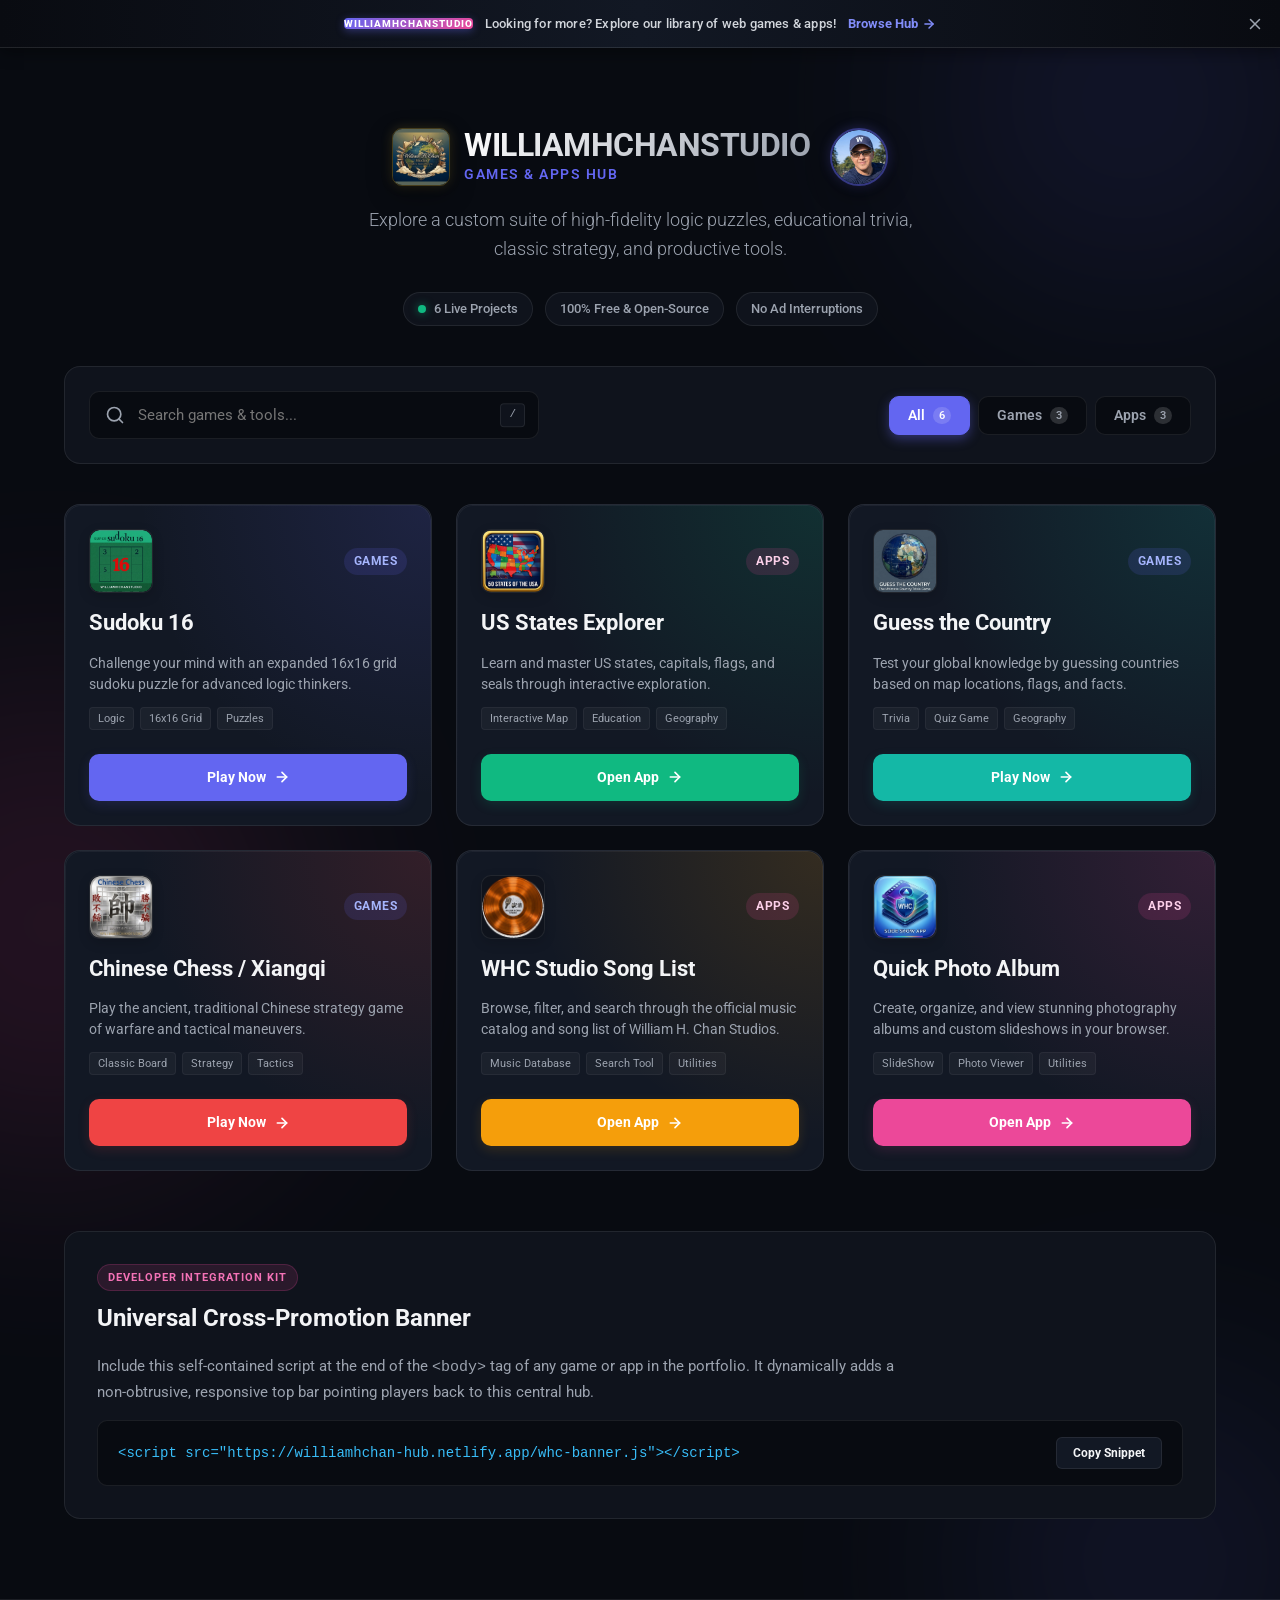
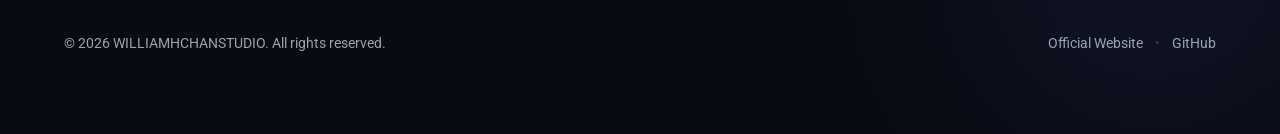
<file: index.html>
<!DOCTYPE html>
<html lang="en">
<head>
  <meta charset="UTF-8">
  <meta name="viewport" content="width=device-width, initial-scale=1.0">
  <title>WILLIAMHCHANSTUDIO | Games & Apps Hub</title>
  
  <!-- SEO Meta Tags -->
  <meta name="description" content="Discover a curated collection of interactive web games, educational apps, and web utilities crafted by WILLIAMHCHANSTUDIO. Play Sudoku 16, US States Explorer, Chinese Chess, Quick Photo Album, and more.">
  <meta name="keywords" content="William H. Chan, WILLIAMHCHANSTUDIO, web games, Sudoku 16, US States Explorer, Guess the Country, Chinese Chess, Xiangqi, Song List, Quick Photo Album, HTML5 games, portfolio">
  <meta name="author" content="William H. Chan">
  <meta name="robots" content="index, follow">

  <!-- Open Graph / Facebook -->
  <meta property="og:type" content="website">
  <meta property="og:url" content="https://williamhchan-hub.netlify.app/">
  <meta property="og:title" content="WILLIAMHCHANSTUDIO | Games & Apps Hub">
  <meta property="og:description" content="Explore a custom portfolio of interactive web games and utilities including Sudoku 16, US States Explorer, Chinese Chess, and more. Clean, fast, and free to play.">
  <meta property="og:image" content="https://williamhchan-hub.netlify.app/assets/brand/og-image.png">
  <meta property="og:image:secure_url" content="https://williamhchan-hub.netlify.app/assets/brand/og-image.png">
  <meta property="og:image:type" content="image/png">
  <meta property="og:image:width" content="1200">
  <meta property="og:image:height" content="630">
  <meta property="og:image:alt" content="WILLIAMHCHANSTUDIO Official Emblem">
  <meta property="og:site_name" content="WILLIAMHCHANSTUDIO">

  <!-- Twitter -->
  <meta property="twitter:card" content="summary_large_image">
  <meta property="twitter:url" content="https://williamhchan-hub.netlify.app/">
  <meta property="twitter:title" content="WILLIAMHCHANSTUDIO | Games & Apps Hub">
  <meta property="twitter:description" content="Explore a custom portfolio of interactive web games and utilities including Sudoku 16, US States Explorer, Chinese Chess, and more. Clean, fast, and free to play.">
  <meta property="twitter:image" content="https://williamhchan-hub.netlify.app/assets/brand/og-image.png">

  <!-- Favicon -->
  <link rel="icon" type="image/png" sizes="64x64" href="assets/brand/favicon.png">

  <!-- Fonts & Icons (Roboto) -->
  <link rel="preconnect" href="https://fonts.googleapis.com">
  <link rel="preconnect" href="https://fonts.gstatic.com" crossorigin>
  <link href="https://fonts.googleapis.com/css2?family=Roboto:ital,wght@0,300;0,400;0,500;0,700;0,900;1,400&display=swap" rel="stylesheet">
  
  <link rel="stylesheet" href="styles.css">
</head>
<body>

  <!-- Background Decorative Orbs -->
  <div class="decor-orb orb-1"></div>
  <div class="decor-orb orb-2"></div>
  <div class="decor-orb orb-3"></div>

  <!-- Header Section -->
  <header class="app-header">
    <div class="container header-content">
      <div class="brand">
        <div class="logo-icon" title="WILLIAMHCHANSTUDIO Emblem">
          <img src="assets/brand/logo.png" alt="William H. Chan Studio Emblem" class="brand-logo-img">
        </div>
        <div class="brand-text">
          <h1>WILLIAMHCHANSTUDIO</h1>
          <span class="sub-logo">Games & Apps Hub</span>
        </div>
        <div class="author-avatar" title="William H. Chan">
          <img src="assets/brand/author-avatar.png" alt="William H. Chan" class="author-avatar-img">
        </div>
      </div>
      
      <p class="tagline">Explore a custom suite of high-fidelity logic puzzles, educational trivia, classic strategy, and productive tools.</p>
      
      <div class="stats-badge-container">
        <span class="stats-badge"><span class="indicator green"></span>6 Live Projects</span>
        <span class="stats-badge">100% Free & Open-Source</span>
        <span class="stats-badge">No Ad Interruptions</span>
      </div>
    </div>
  </header>

  <!-- Main Section -->
  <main class="container main-content">
    
    <!-- Filter and Search Controls -->
    <section class="controls-panel" aria-label="Search and filter controls">
      <div class="search-wrapper">
        <svg class="search-icon" viewBox="0 0 24 24" width="20" height="20" fill="none" stroke="currentColor" stroke-width="2" stroke-linecap="round" stroke-linejoin="round">
          <circle cx="11" cy="11" r="8"></circle>
          <line x1="21" y1="21" x2="16.65" y2="16.65"></line>
        </svg>
        <input type="text" id="search-input" placeholder="Search games & tools..." aria-label="Search games and tools">
        <kbd class="search-kbd" title="Press forward slash to focus search">/</kbd>
      </div>

      <nav class="categories-filter" aria-label="Filter by category">
        <button class="filter-btn active" data-category="all">
          All <span class="badge" id="count-all">6</span>
        </button>
        <button class="filter-btn" data-category="games">
          Games <span class="badge" id="count-games">3</span>
        </button>
        <button class="filter-btn" data-category="apps">
          Apps <span class="badge" id="count-apps">3</span>
        </button>
      </nav>
    </section>

    <!-- Games/Apps Dynamic Grid -->
    <section class="grid-section" aria-label="Featured Games and Apps">
      <div class="grid-container" id="grid-container">
        <!-- Static Fallbacks for SEO & JS Disabled Browsers -->
        <article class="project-card" data-category="games">
          <div class="card-glow" style="background: radial-gradient(circle at top right, rgba(99, 102, 241, 0.15), transparent 60%);"></div>
          <div class="card-header">
            <div class="card-icon-wrapper">
              <img src="assets/portfolio/sudoku-icon.png" alt="Sudoku 16 Icon" class="card-icon-img">
            </div>
            <span class="category-tag tag-games">Games</span>
          </div>
          <div class="card-body">
            <h3>Sudoku 16</h3>
            <p class="description">Challenge your mind with an expanded 16x16 grid sudoku puzzle for advanced logic thinkers.</p>
            <div class="tags-container">
              <span class="feature-tag">Logic</span>
              <span class="feature-tag">16x16 Grid</span>
              <span class="feature-tag">Puzzles</span>
            </div>
          </div>
          <div class="card-footer">
            <a href="https://super-sudoku-16.netlify.app/" target="_blank" rel="noopener noreferrer" class="btn btn-primary">
              Play Now
              <svg viewBox="0 0 24 24" width="16" height="16" fill="none" stroke="currentColor" stroke-width="2.5" stroke-linecap="round" stroke-linejoin="round">
                <line x1="5" y1="12" x2="19" y2="12"></line>
                <polyline points="12 5 19 12 12 19"></polyline>
              </svg>
            </a>
          </div>
        </article>

        <article class="project-card" data-category="apps">
          <div class="card-glow" style="background: radial-gradient(circle at top right, rgba(16, 185, 129, 0.15), transparent 60%);"></div>
          <div class="card-header">
            <div class="card-icon-wrapper">
              <img src="assets/portfolio/us-states-icon.png" alt="US States Explorer Icon" class="card-icon-img">
            </div>
            <span class="category-tag tag-apps">Apps</span>
          </div>
          <div class="card-body">
            <h3>US States Explorer</h3>
            <p class="description">Learn and master US states, capitals, flags, and seals through interactive exploration.</p>
            <div class="tags-container">
              <span class="feature-tag">Interactive Map</span>
              <span class="feature-tag">Education</span>
              <span class="feature-tag">Geography</span>
            </div>
          </div>
          <div class="card-footer">
            <a href="https://game-us-states-explorer.netlify.app/" target="_blank" rel="noopener noreferrer" class="btn btn-primary">
              Open App
              <svg viewBox="0 0 24 24" width="16" height="16" fill="none" stroke="currentColor" stroke-width="2.5" stroke-linecap="round" stroke-linejoin="round">
                <line x1="5" y1="12" x2="19" y2="12"></line>
                <polyline points="12 5 19 12 12 19"></polyline>
              </svg>
            </a>
          </div>
        </article>

        <article class="project-card" data-category="games">
          <div class="card-glow" style="background: radial-gradient(circle at top right, rgba(20, 184, 166, 0.15), transparent 60%);"></div>
          <div class="card-header">
            <div class="card-icon-wrapper">
              <img src="assets/portfolio/guess-country-icon.png" alt="Guess the Country Icon" class="card-icon-img">
            </div>
            <span class="category-tag tag-games">Games</span>
          </div>
          <div class="card-body">
            <h3>Guess the Country</h3>
            <p class="description">Test your global knowledge by guessing countries based on map locations, flags, and facts.</p>
            <div class="tags-container">
              <span class="feature-tag">Trivia</span>
              <span class="feature-tag">Quiz Game</span>
              <span class="feature-tag">Geography</span>
            </div>
          </div>
          <div class="card-footer">
            <a href="https://guess-thecountry.netlify.app/" target="_blank" rel="noopener noreferrer" class="btn btn-primary">
              Play Now
              <svg viewBox="0 0 24 24" width="16" height="16" fill="none" stroke="currentColor" stroke-width="2.5" stroke-linecap="round" stroke-linejoin="round">
                <line x1="5" y1="12" x2="19" y2="12"></line>
                <polyline points="12 5 19 12 12 19"></polyline>
              </svg>
            </a>
          </div>
        </article>

        <article class="project-card" data-category="games">
          <div class="card-glow" style="background: radial-gradient(circle at top right, rgba(239, 68, 68, 0.15), transparent 60%);"></div>
          <div class="card-header">
            <div class="card-icon-wrapper">
              <img src="assets/portfolio/chinese-chess-icon.png" alt="Chinese Chess Icon" class="card-icon-img">
            </div>
            <span class="category-tag tag-games">Games</span>
          </div>
          <div class="card-body">
            <h3>Chinese Chess / Xiangqi</h3>
            <p class="description">Play the ancient, traditional Chinese strategy game of warfare and tactical maneuvers.</p>
            <div class="tags-container">
              <span class="feature-tag">Classic Board</span>
              <span class="feature-tag">Strategy</span>
              <span class="feature-tag">Tactics</span>
            </div>
          </div>
          <div class="card-footer">
            <a href="https://game-chinese-chess.netlify.app/" target="_blank" rel="noopener noreferrer" class="btn btn-primary">
              Play Now
              <svg viewBox="0 0 24 24" width="16" height="16" fill="none" stroke="currentColor" stroke-width="2.5" stroke-linecap="round" stroke-linejoin="round">
                <line x1="5" y1="12" x2="19" y2="12"></line>
                <polyline points="12 5 19 12 12 19"></polyline>
              </svg>
            </a>
          </div>
        </article>

        <article class="project-card" data-category="apps">
          <div class="card-glow" style="background: radial-gradient(circle at top right, rgba(245, 158, 11, 0.15), transparent 60%);"></div>
          <div class="card-header">
            <div class="card-icon-wrapper">
              <img src="assets/portfolio/songlist-icon.png" alt="WHC Studio Song List Icon" class="card-icon-img">
            </div>
            <span class="category-tag tag-apps">Apps</span>
          </div>
          <div class="card-body">
            <h3>WHC Studio Song List</h3>
            <p class="description">Browse, filter, and search through the official music catalog and song list of William H. Chan Studios.</p>
            <div class="tags-container">
              <span class="feature-tag">Music Database</span>
              <span class="feature-tag">Search Tool</span>
              <span class="feature-tag">Utilities</span>
            </div>
          </div>
          <div class="card-footer">
            <a href="https://williamhchanstudiosonglist.netlify.app/" target="_blank" rel="noopener noreferrer" class="btn btn-primary">
              Open App
              <svg viewBox="0 0 24 24" width="16" height="16" fill="none" stroke="currentColor" stroke-width="2.5" stroke-linecap="round" stroke-linejoin="round">
                <line x1="5" y1="12" x2="19" y2="12"></line>
                <polyline points="12 5 19 12 12 19"></polyline>
              </svg>
            </a>
          </div>
        </article>

        <article class="project-card" data-category="apps">
          <div class="card-glow" style="background: radial-gradient(circle at top right, rgba(236, 72, 153, 0.15), transparent 60%);"></div>
          <div class="card-header">
            <div class="card-icon-wrapper">
              <img src="assets/portfolio/slideshow-icon.png" alt="Quick Photo Album Icon" class="card-icon-img">
            </div>
            <span class="category-tag tag-apps">Apps</span>
          </div>
          <div class="card-body">
            <h3>Quick Photo Album</h3>
            <p class="description">Create, organize, and view stunning photography albums and custom slideshows in your browser.</p>
            <div class="tags-container">
              <span class="feature-tag">SlideShow</span>
              <span class="feature-tag">Photo Viewer</span>
              <span class="feature-tag">Utilities</span>
            </div>
          </div>
          <div class="card-footer">
            <a href="https://app-slideshow.netlify.app/" target="_blank" rel="noopener noreferrer" class="btn btn-primary">
              Open App
              <svg viewBox="0 0 24 24" width="16" height="16" fill="none" stroke="currentColor" stroke-width="2.5" stroke-linecap="round" stroke-linejoin="round">
                <line x1="5" y1="12" x2="19" y2="12"></line>
                <polyline points="12 5 19 12 12 19"></polyline>
              </svg>
            </a>
          </div>
        </article>
      </div>

      <!-- No Results State -->
      <div id="no-results" class="no-results-container hidden">
        <svg viewBox="0 0 24 24" width="48" height="48" fill="none" stroke="currentColor" stroke-width="1.5" stroke-linecap="round" stroke-linejoin="round">
          <circle cx="11" cy="11" r="8"></circle>
          <line x1="21" y1="21" x2="16.65" y2="16.65"></line>
          <line x1="8" y1="11" x2="14" y2="11"></line>
        </svg>
        <p>No games or tools found matching "<span id="search-query-display"></span>"</p>
        <button id="clear-search-btn" class="btn btn-secondary">Clear Filter & Search</button>
      </div>
    </section>

    <!-- Cross-Promotion Embed Preview Section -->
    <section class="preview-section" aria-label="Developer Integration Kit">
      <div class="preview-card">
        <div class="preview-card-header">
          <div class="badge-accent">Developer Integration Kit</div>
          <h3>Universal Cross-Promotion Banner</h3>
        </div>
        <p>Include this self-contained script at the end of the <code>&lt;body&gt;</code> tag of any game or app in the portfolio. It dynamically adds a non-obtrusive, responsive top bar pointing players back to this central hub.</p>
        
        <div class="code-box">
          <pre><code>&lt;script src="https://williamhchan-hub.netlify.app/whc-banner.js"&gt;&lt;/script&gt;</code></pre>
          <button id="copy-code-btn" class="copy-btn" aria-label="Copy code snippet">
            <span class="copy-text">Copy Snippet</span>
            <svg class="copy-check-icon hidden" viewBox="0 0 24 24" width="16" height="16" fill="none" stroke="currentColor" stroke-width="3" stroke-linecap="round" stroke-linejoin="round">
              <polyline points="20 6 9 17 4 12"></polyline>
            </svg>
          </button>
        </div>
      </div>
    </section>

  </main>

  <!-- Footer Section -->
  <footer class="app-footer">
    <div class="container footer-content">
      <p>&copy; 2026 WILLIAMHCHANSTUDIO. All rights reserved.</p>
      <div class="footer-links">
        <a href="https://williamhchan.com" target="_blank" rel="noopener noreferrer">Official Website</a>
        <span class="bullet">•</span>
        <a href="https://github.com/williamhchan" target="_blank" rel="noopener noreferrer">GitHub</a>
      </div>
    </div>
  </footer>

  <script src="app.js"></script>
  <!-- Render banner directly inside index.html for testing and self-promotion demonstration -->
  <script src="whc-banner.js"></script>
</body>
</html>
</file>
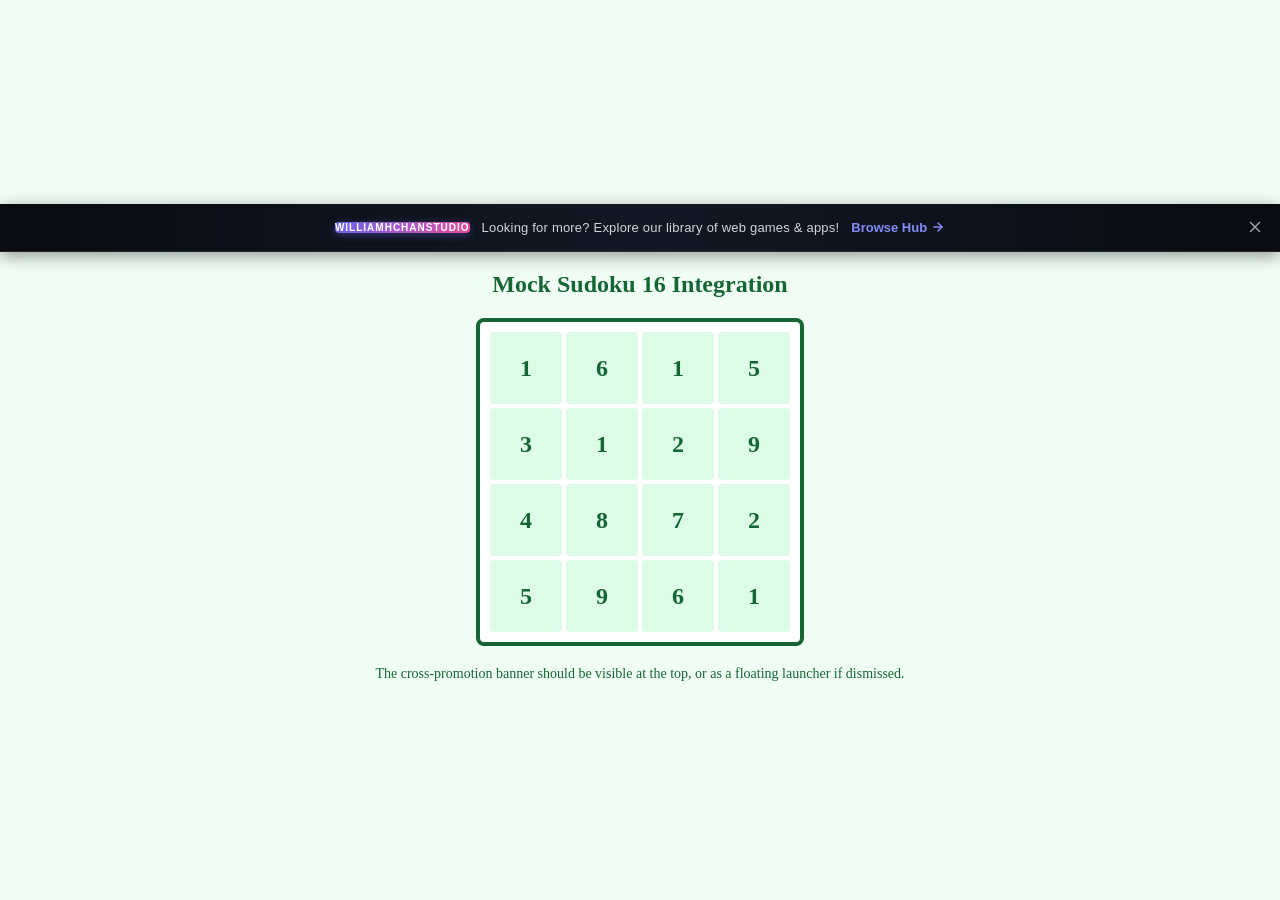
<file: mock-app.html>
<!DOCTYPE html>
<html lang="en">
<head>
  <meta charset="UTF-8">
  <meta name="viewport" content="width=device-width, initial-scale=1.0">
  <title>Mock Sudoku 16 (Game Integration Test)</title>
  <style>
    /* Styling to simulate a game host page with distinct fonts/colors to check for clashing */
    body {
      margin: 0;
      font-family: serif; /* Serifs to test that banner font is NOT overridden */
      background-color: #f0fdf4; /* Light green body to check light background compatibility */
      color: #166534;
      display: flex;
      flex-direction: column;
      align-items: center;
      justify-content: center;
      height: 100vh;
    }
    .game-board {
      width: 300px;
      height: 300px;
      border: 4px solid #166534;
      display: grid;
      grid-template-columns: repeat(4, 1fr);
      gap: 4px;
      padding: 10px;
      background-color: white;
      border-radius: 8px;
    }
    .cell {
      background-color: #dcfce7;
      border-radius: 4px;
      display: flex;
      align-items: center;
      justify-content: center;
      font-size: 24px;
      font-weight: bold;
    }
    h2 {
      margin-bottom: 20px;
    }
  </style>
</head>
<body>

  <!-- Top bar will be programmatically prepended here by whc-banner.js -->

  <h2>Mock Sudoku 16 Integration</h2>
  <div class="game-board">
    <div class="cell">1</div>
    <div class="cell">6</div>
    <div class="cell">1</div>
    <div class="cell">5</div>
    <div class="cell">3</div>
    <div class="cell">1</div>
    <div class="cell">2</div>
    <div class="cell">9</div>
    <div class="cell">4</div>
    <div class="cell">8</div>
    <div class="cell">7</div>
    <div class="cell">2</div>
    <div class="cell">5</div>
    <div class="cell">9</div>
    <div class="cell">6</div>
    <div class="cell">1</div>
  </div>
  <p style="margin-top: 20px; font-size: 14px;">The cross-promotion banner should be visible at the top, or as a floating launcher if dismissed.</p>

  <!-- Load the cross promotion banner -->
  <script src="whc-banner.js"></script>
</body>
</html>
</file>
<file: styles.css>
/* CSS variables for consistent look and theme feel */
:root {
  --bg-color: #080b11;
  --bg-accent: #0f131c;
  --surface-color: #121824;
  --surface-hover: #182030;
  --border-color: rgba(255, 255, 255, 0.08);
  --border-hover: rgba(255, 255, 255, 0.16);
  
  --text-primary: #f3f4f6;
  --text-muted: #9ca3af;
  --text-dark: #1f2937;
  
  /* Primary/Branding accent (Sleek Purple/Indigo) */
  --accent-primary: #6366f1;
  --accent-primary-hover: #4f46e5;
  --accent-glow: rgba(99, 102, 241, 0.4);
  
  /* Category Colors */
  --color-games: #6366f1;
  --color-apps: #ec4899;
  
  --font-heading: 'Roboto', -apple-system, BlinkMacSystemFont, "Segoe UI", sans-serif;
  --font-body: 'Roboto', -apple-system, BlinkMacSystemFont, "Segoe UI", sans-serif;
  
  --transition-speed: 0.3s;
  --transition-bezier: cubic-bezier(0.25, 0.8, 0.25, 1);
  --radius-lg: 16px;
  --radius-md: 10px;
  --radius-sm: 6px;
}

/* Reset and Base Styles */
* {
  margin: 0;
  padding: 0;
  box-sizing: border-box;
}

body {
  background-color: var(--bg-color);
  color: var(--text-primary);
  font-family: var(--font-body);
  line-height: 1.6;
  overflow-x: hidden;
  position: relative;
  min-height: 100vh;
  display: flex;
  flex-direction: column;
}

.container {
  width: 100%;
  max-width: 1200px;
  margin: 0 auto;
  padding: 0 24px;
}

/* Decorative Background Orbs */
.decor-orb {
  position: absolute;
  border-radius: 50%;
  filter: blur(120px);
  z-index: -1;
  pointer-events: none;
  opacity: 0.12;
  transition: all 1s ease;
}

.orb-1 {
  width: 400px;
  height: 400px;
  background: var(--color-games);
  top: -100px;
  right: -50px;
}

.orb-2 {
  width: 500px;
  height: 500px;
  background: var(--color-apps);
  top: 40%;
  left: -200px;
}

.orb-3 {
  width: 350px;
  height: 350px;
  background: var(--color-games);
  bottom: -50px;
  right: -50px;
}

/* Header Styles */
.app-header {
  padding: 80px 0 40px 0;
  text-align: center;
  position: relative;
}

.header-content {
  display: flex;
  flex-direction: column;
  align-items: center;
  gap: 20px;
}

.brand {
  display: flex;
  align-items: center;
  justify-content: center;
  gap: 14px;
  flex-wrap: wrap;
}

.logo-icon {
  background: transparent;
  width: 58px;
  height: 58px;
  border-radius: var(--radius-md);
  display: flex;
  align-items: center;
  justify-content: center;
  overflow: hidden;
  box-shadow: 0 8px 24px rgba(0, 0, 0, 0.4), 0 0 12px rgba(212, 175, 55, 0.2);
  border: 1px solid rgba(212, 175, 55, 0.3);
  transition: transform var(--transition-bounce), box-shadow var(--transition-normal);
}

.logo-icon:hover {
  transform: scale(1.05) rotate(-2deg);
  box-shadow: 0 12px 28px rgba(0, 0, 0, 0.6), 0 0 20px rgba(212, 175, 55, 0.4);
}

.brand-logo-img {
  width: 100%;
  height: 100%;
  object-fit: cover;
  display: block;
}

.author-avatar {
  background: transparent;
  width: 58px;
  height: 58px;
  border-radius: 50%;
  display: flex;
  align-items: center;
  justify-content: center;
  overflow: hidden;
  box-shadow: 0 8px 24px rgba(0, 0, 0, 0.4), 0 0 12px rgba(99, 102, 241, 0.3);
  border: 2px solid rgba(99, 102, 241, 0.5);
  transition: transform var(--transition-bounce), box-shadow var(--transition-normal);
  margin-left: 6px;
}

.author-avatar:hover {
  transform: scale(1.08) rotate(3deg);
  box-shadow: 0 12px 28px rgba(0, 0, 0, 0.6), 0 0 20px rgba(99, 102, 241, 0.6);
  border-color: var(--accent-primary);
}

.author-avatar-img {
  width: 100%;
  height: 100%;
  object-fit: cover;
  display: block;
}

.brand-text h1 {
  font-family: var(--font-heading);
  font-size: 32px;
  font-weight: 700;
  line-height: 1.1;
  letter-spacing: -0.5px;
  background: linear-gradient(135deg, #ffffff, #9ca3af);
  -webkit-background-clip: text;
  -webkit-text-fill-color: transparent;
}

.sub-logo {
  font-size: 14px;
  font-weight: 600;
  letter-spacing: 1.5px;
  text-transform: uppercase;
  color: var(--accent-primary);
  display: block;
  text-align: left;
}

.tagline {
  max-width: 600px;
  font-size: 18px;
  color: var(--text-muted);
  font-weight: 300;
}

.stats-badge-container {
  display: flex;
  flex-wrap: wrap;
  justify-content: center;
  gap: 12px;
  margin-top: 8px;
}

.stats-badge {
  background-color: var(--bg-accent);
  border: 1px solid var(--border-color);
  padding: 6px 14px;
  border-radius: 50px;
  font-size: 13px;
  font-weight: 500;
  color: var(--text-muted);
  display: flex;
  align-items: center;
  gap: 8px;
}

.indicator {
  width: 8px;
  height: 8px;
  border-radius: 50%;
  display: inline-block;
}

.indicator.green {
  background-color: #10b981;
  box-shadow: 0 0 8px rgba(16, 185, 129, 0.6);
}

/* Main Content Layout */
.main-content {
  flex: 1;
  display: flex;
  flex-direction: column;
  gap: 40px;
  padding-bottom: 80px;
}

/* Controls Panel (Search & Filter) */
.controls-panel {
  display: flex;
  flex-direction: column;
  gap: 20px;
  background-color: var(--bg-accent);
  border: 1px solid var(--border-color);
  padding: 24px;
  border-radius: var(--radius-lg);
  backdrop-filter: blur(10px);
}

@media (min-width: 768px) {
  .controls-panel {
    flex-direction: row;
    align-items: center;
    justify-content: space-between;
  }
}

.search-wrapper {
  position: relative;
  flex: 1;
  max-width: 450px;
  width: 100%;
}

.search-icon {
  position: absolute;
  left: 16px;
  top: 50%;
  transform: translateY(-50%);
  color: var(--text-muted);
  pointer-events: none;
}

#search-input {
  width: 100%;
  padding: 14px 16px 14px 48px;
  background-color: var(--bg-color);
  border: 1px solid var(--border-color);
  border-radius: var(--radius-md);
  color: var(--text-primary);
  font-family: var(--font-body);
  font-size: 15px;
  transition: all var(--transition-speed) var(--transition-bezier);
}

#search-input:focus {
  outline: none;
  border-color: var(--accent-primary);
  box-shadow: 0 0 0 3px rgba(99, 102, 241, 0.15);
}

.search-kbd {
  position: absolute;
  right: 14px;
  top: 50%;
  transform: translateY(-50%);
  background-color: var(--bg-accent);
  border: 1px solid var(--border-color);
  color: var(--text-muted);
  padding: 2px 8px;
  border-radius: 4px;
  font-size: 11px;
  font-family: monospace;
  pointer-events: none;
}

.categories-filter {
  display: flex;
  flex-wrap: wrap;
  gap: 8px;
}

.filter-btn {
  background-color: var(--bg-color);
  border: 1px solid var(--border-color);
  color: var(--text-muted);
  padding: 10px 18px;
  border-radius: var(--radius-md);
  cursor: pointer;
  font-family: var(--font-heading);
  font-size: 14px;
  font-weight: 600;
  display: flex;
  align-items: center;
  gap: 8px;
  transition: all var(--transition-speed) var(--transition-bezier);
}

.filter-btn:hover {
  border-color: var(--border-hover);
  color: var(--text-primary);
}

.filter-btn.active {
  background-color: var(--accent-primary);
  border-color: var(--accent-primary);
  color: #ffffff;
  box-shadow: 0 4px 12px var(--accent-glow);
}

.badge {
  background-color: rgba(255, 255, 255, 0.15);
  padding: 2px 6px;
  border-radius: 40px;
  font-size: 11px;
}

/* Game Card Grid Layout */
.grid-container {
  display: grid;
  grid-template-columns: 1fr;
  gap: 24px;
  transition: opacity 0.25s ease;
}

@media (min-width: 640px) {
  .grid-container {
    grid-template-columns: repeat(2, 1fr);
  }
}

@media (min-width: 1024px) {
  .grid-container {
    grid-template-columns: repeat(3, 1fr);
  }
}

/* Card Styles */
.project-card {
  background-color: var(--surface-color);
  border: 1px solid var(--border-color);
  border-radius: var(--radius-lg);
  overflow: hidden;
  display: flex;
  flex-direction: column;
  position: relative;
  transition: transform var(--transition-speed) var(--transition-bezier),
              border-color var(--transition-speed) var(--transition-bezier),
              box-shadow var(--transition-speed) var(--transition-bezier);
  height: 100%;
}

.project-card::before {
  content: "";
  position: absolute;
  inset: 0;
  border-radius: var(--radius-lg);
  padding: 1px;
  background: linear-gradient(to bottom, rgba(255, 255, 255, 0.05), transparent);
  -webkit-mask: linear-gradient(#fff 0 0) content-box, linear-gradient(#fff 0 0);
  -webkit-mask-composite: xor;
  mask-composite: exclude;
  pointer-events: none;
}

.project-card:hover {
  transform: translateY(-6px);
  border-color: var(--border-hover);
  box-shadow: 0 12px 30px rgba(0, 0, 0, 0.3);
}

.card-glow {
  position: absolute;
  top: 0;
  right: 0;
  width: 100%;
  height: 100%;
  z-index: 0;
  pointer-events: none;
  border-radius: var(--radius-lg);
}

.card-header {
  padding: 24px 24px 12px 24px;
  display: flex;
  justify-content: space-between;
  align-items: center;
  z-index: 1;
}

.category-tag {
  font-family: var(--font-heading);
  font-size: 12px;
  font-weight: 700;
  text-transform: uppercase;
  letter-spacing: 0.5px;
  padding: 4px 10px;
  border-radius: 40px;
}

/* Theme specific category tag styling */
.tag-games {
  background-color: rgba(99, 102, 241, 0.15);
  color: #a5b4fc;
}

.tag-apps {
  background-color: rgba(236, 72, 153, 0.15);
  color: #fbcfe8;
}

/* Medium square icon wrapper */
.card-icon-wrapper {
  width: 64px;
  height: 64px;
  border-radius: var(--radius-md);
  display: flex;
  align-items: center;
  justify-content: center;
  overflow: hidden;
  background-color: var(--bg-accent);
  border: 1px solid var(--border-color);
  box-shadow: 0 4px 12px rgba(0, 0, 0, 0.15);
}

.card-icon-img {
  width: 100%;
  height: 100%;
  object-fit: cover;
}

.card-body {
  padding: 0 24px 24px 24px;
  flex: 1;
  display: flex;
  flex-direction: column;
  gap: 12px;
  z-index: 1;
}

.card-body h3 {
  font-family: var(--font-heading);
  font-size: 22px;
  font-weight: 700;
  color: var(--text-primary);
}

.card-body .description {
  color: var(--text-muted);
  font-size: 14px;
  line-height: 1.5;
  font-weight: 400;
  flex: 1;
}

.tags-container {
  display: flex;
  flex-wrap: wrap;
  gap: 6px;
  margin-top: auto;
}

.feature-tag {
  font-size: 11px;
  background-color: rgba(255, 255, 255, 0.04);
  border: 1px solid rgba(255, 255, 255, 0.05);
  color: var(--text-muted);
  padding: 2px 8px;
  border-radius: 4px;
}

.card-footer {
  padding: 0 24px 24px 24px;
  z-index: 1;
}

/* Button UI Components */
.btn {
  display: inline-flex;
  align-items: center;
  justify-content: center;
  gap: 8px;
  width: 100%;
  padding: 12px 20px;
  border-radius: var(--radius-md);
  font-family: var(--font-heading);
  font-weight: 700;
  font-size: 14px;
  cursor: pointer;
  text-decoration: none;
  transition: all var(--transition-speed) var(--transition-bezier);
}

.btn-primary {
  background-color: var(--accent-primary);
  color: #ffffff;
  border: none;
  box-shadow: 0 4px 12px var(--accent-glow);
}

.btn-primary:hover {
  background-color: var(--accent-primary-hover);
  box-shadow: 0 6px 20px var(--accent-glow);
  transform: translateY(-2px);
}

.btn-primary svg {
  transition: transform var(--transition-speed) ease;
}

.btn-primary:hover svg {
  transform: translateX(4px);
}

.btn-secondary {
  background-color: var(--bg-accent);
  color: var(--text-primary);
  border: 1px solid var(--border-color);
}

.btn-secondary:hover {
  background-color: var(--surface-color);
  border-color: var(--border-hover);
}

/* No Results State */
.no-results-container {
  display: flex;
  flex-direction: column;
  align-items: center;
  justify-content: center;
  padding: 60px 20px;
  text-align: center;
  background-color: var(--bg-accent);
  border: 1px solid var(--border-color);
  border-radius: var(--radius-lg);
  gap: 16px;
}

.no-results-container svg {
  color: var(--text-muted);
}

.no-results-container p {
  color: var(--text-muted);
  font-size: 16px;
}

.hidden {
  display: none !important;
}

/* Developer Integration Kit / Preview Section */
.preview-section {
  margin-top: 20px;
}

.preview-card {
  background-color: var(--bg-accent);
  border: 1px solid var(--border-color);
  border-radius: var(--radius-lg);
  padding: 32px;
  display: flex;
  flex-direction: column;
  gap: 16px;
  backdrop-filter: blur(10px);
}

.preview-card-header {
  display: flex;
  flex-direction: column;
  gap: 8px;
  align-items: flex-start;
}

.badge-accent {
  background-color: rgba(236, 72, 153, 0.12);
  color: #f472b6;
  border: 1px solid rgba(236, 72, 153, 0.2);
  font-size: 11px;
  font-family: var(--font-heading);
  font-weight: 700;
  text-transform: uppercase;
  letter-spacing: 1px;
  padding: 4px 10px;
  border-radius: 40px;
}

.preview-card h3 {
  font-family: var(--font-heading);
  font-size: 24px;
  font-weight: 700;
}

.preview-card p {
  color: var(--text-muted);
  font-size: 15px;
  max-width: 800px;
}

.code-box {
  display: flex;
  align-items: center;
  justify-content: space-between;
  background-color: var(--bg-color);
  border: 1px solid var(--border-color);
  padding: 16px 20px;
  border-radius: var(--radius-md);
  font-family: monospace;
  font-size: 14px;
  overflow-x: auto;
  gap: 20px;
}

.code-box pre {
  margin: 0;
  color: #38bdf8;
  overflow-x: auto;
}

.copy-btn {
  background-color: var(--surface-color);
  border: 1px solid var(--border-color);
  color: var(--text-primary);
  padding: 8px 16px;
  border-radius: var(--radius-sm);
  cursor: pointer;
  display: flex;
  align-items: center;
  gap: 8px;
  font-family: var(--font-heading);
  font-size: 12px;
  font-weight: 700;
  transition: all 0.2s ease;
  white-space: nowrap;
  flex-shrink: 0;
}

.copy-btn:hover {
  background-color: var(--surface-hover);
  border-color: var(--border-hover);
}

.copy-check-icon {
  color: #10b981;
}

/* Footer Section */
.app-footer {
  border-top: 1px solid var(--border-color);
  padding: 32px 0;
  margin-top: auto;
}

.footer-content {
  display: flex;
  flex-direction: column;
  align-items: center;
  justify-content: space-between;
  gap: 16px;
  font-size: 14px;
  color: var(--text-muted);
}

@media (min-width: 768px) {
  .footer-content {
    flex-direction: row;
  }
}

.footer-links {
  display: flex;
  align-items: center;
  gap: 12px;
}

.footer-links a {
  color: var(--text-muted);
  text-decoration: none;
  transition: color 0.2s ease;
}

.footer-links a:hover {
  color: var(--accent-primary);
}

.bullet {
  color: rgba(255, 255, 255, 0.15);
}

/* ==========================================================================
   Universal Banner Inline Injection Styles
   ========================================================================== */
#whc-promo-banner-root {
  all: initial;
  box-sizing: border-box;
  font-family: 'Outfit', -apple-system, BlinkMacSystemFont, "Segoe UI", Roboto, sans-serif;
  position: relative;
  z-index: 999999;
}

#whc-promo-banner-root * {
  box-sizing: border-box;
  margin: 0;
  padding: 0;
}

.whc-banner-bar {
  background: linear-gradient(90deg, #0f131c 0%, #171b26 50%, #0f131c 100%);
  border-bottom: 1px solid rgba(255, 255, 255, 0.08);
  width: 100%;
  min-height: 44px;
  display: flex;
  align-items: center;
  justify-content: center;
  padding: 8px 16px;
  transition: transform 0.4s cubic-bezier(0.25, 0.8, 0.25, 1), opacity 0.4s ease;
  position: relative;
  box-shadow: 0 4px 20px rgba(0, 0, 0, 0.35);
  opacity: 1;
}

.whc-banner-logo {
  display: flex;
  align-items: center;
  background: linear-gradient(135deg, #6366f1, #ec4899);
  color: #ffffff;
  padding: 3px 6px;
  border-radius: 4px;
  font-size: 10px;
  font-weight: 800;
  letter-spacing: 0.5px;
  margin-right: 12px;
  text-transform: uppercase;
}

.whc-banner-text {
  color: #e5e7eb;
  font-size: 13px;
  font-weight: 500;
  text-align: center;
  display: flex;
  align-items: center;
  flex-wrap: wrap;
  justify-content: center;
  gap: 8px;
}

.whc-banner-link {
  color: #818cf8;
  font-weight: 700;
  text-decoration: none;
  display: inline-flex;
  align-items: center;
  gap: 4px;
  border-bottom: 1px dashed transparent;
  transition: all 0.2s ease;
}

.whc-banner-link:hover {
  color: #a5b4fc;
  border-bottom-color: #a5b4fc;
}

.whc-banner-link svg {
  transition: transform 0.2s ease;
}

.whc-banner-link:hover svg {
  transform: translateX(2px);
}

.whc-banner-close {
  position: absolute;
  right: 16px;
  background: transparent;
  border: none;
  color: #6b7280;
  cursor: pointer;
  display: flex;
  align-items: center;
  justify-content: center;
  padding: 4px;
  border-radius: 4px;
  transition: all 0.2s ease;
}

.whc-banner-close:hover {
  background-color: rgba(255, 255, 255, 0.05);
  color: #f3f4f6;
}

.whc-banner-bar.whc-banner-collapsed {
  transform: translateY(-100%);
  opacity: 0;
  pointer-events: none;
  position: absolute;
  top: 0;
  height: 0;
  min-height: 0;
  padding-top: 0;
  padding-bottom: 0;
  border-bottom-width: 0;
}

.whc-banner-tab {
  position: fixed;
  top: 16px;
  left: 16px;
  background-color: #121824;
  border: 1px solid rgba(255, 255, 255, 0.1);
  border-radius: 30px;
  padding: 8px 16px;
  color: #f3f4f6;
  font-weight: 600;
  font-size: 11px;
  letter-spacing: 0.2px;
  cursor: pointer;
  box-shadow: 0 4px 15px rgba(0, 0, 0, 0.4);
  display: flex;
  align-items: center;
  gap: 8px;
  transform: scale(0);
  opacity: 0;
  pointer-events: none;
  transition: all 0.4s cubic-bezier(0.25, 0.8, 0.25, 1);
  z-index: 999998;
}

.whc-banner-tab:hover {
  background-color: #182030;
  border-color: rgba(255, 255, 255, 0.2);
  transform: scale(1.05);
}

.whc-banner-tab.whc-tab-visible {
  transform: scale(1);
  opacity: 1;
  pointer-events: auto;
}
</file>
